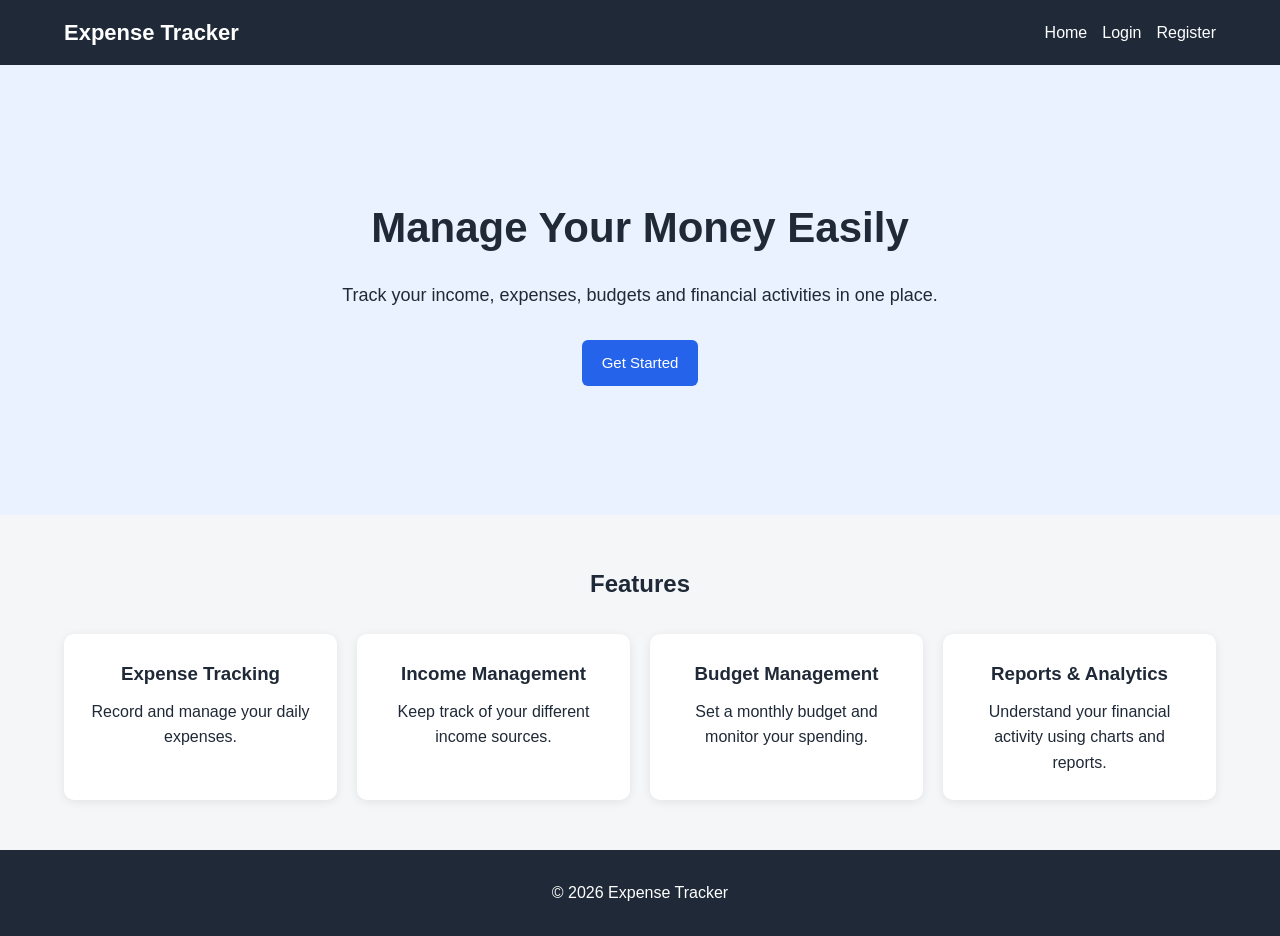
<file: index.html>
<!DOCTYPE html>
<html lang="en">

<head>

    <meta charset="UTF-8">

    <meta name="viewport"
          content="width=device-width, initial-scale=1.0">

    <title>Expense Tracker</title>

    <link rel="stylesheet"
          href="css/style.css">

</head>

<body>

    <nav class="navbar">

        <div class="logo">
            Expense Tracker
        </div>

        <div class="nav-links">

            <a href="index.html">
                Home
            </a>

            <a href="login.html">
                Login
            </a>

            <a href="register.html">
                Register
            </a>

        </div>

    </nav>

    <section class="hero">

        <div class="hero-content">

            <h1>
                Manage Your Money Easily
            </h1>

            <p>
                Track your income, expenses, budgets
                and financial activities in one place.
            </p>

            <a href="register.html"
               class="btn">

                Get Started

            </a>

        </div>

    </section>

    <section class="features">

        <h2>
            Features
        </h2>


        <div class="feature-container">

            <div class="feature-card">

                <h3>
                    Expense Tracking
                </h3>

                <p>
                    Record and manage your daily expenses.
                </p>

            </div>


            <div class="feature-card">

                <h3>
                    Income Management
                </h3>

                <p>
                    Keep track of your different income sources.
                </p>

            </div>


            <div class="feature-card">

                <h3>
                    Budget Management
                </h3>

                <p>
                    Set a monthly budget and monitor your spending.
                </p>

            </div>


            <div class="feature-card">

                <h3>
                    Reports & Analytics
                </h3>

                <p>
                    Understand your financial activity
                    using charts and reports.
                </p>

            </div>

        </div>

    </section>


    <footer>

        <p>
            © 2026 Expense Tracker
        </p>

    </footer>

</body>

</html>
</file>
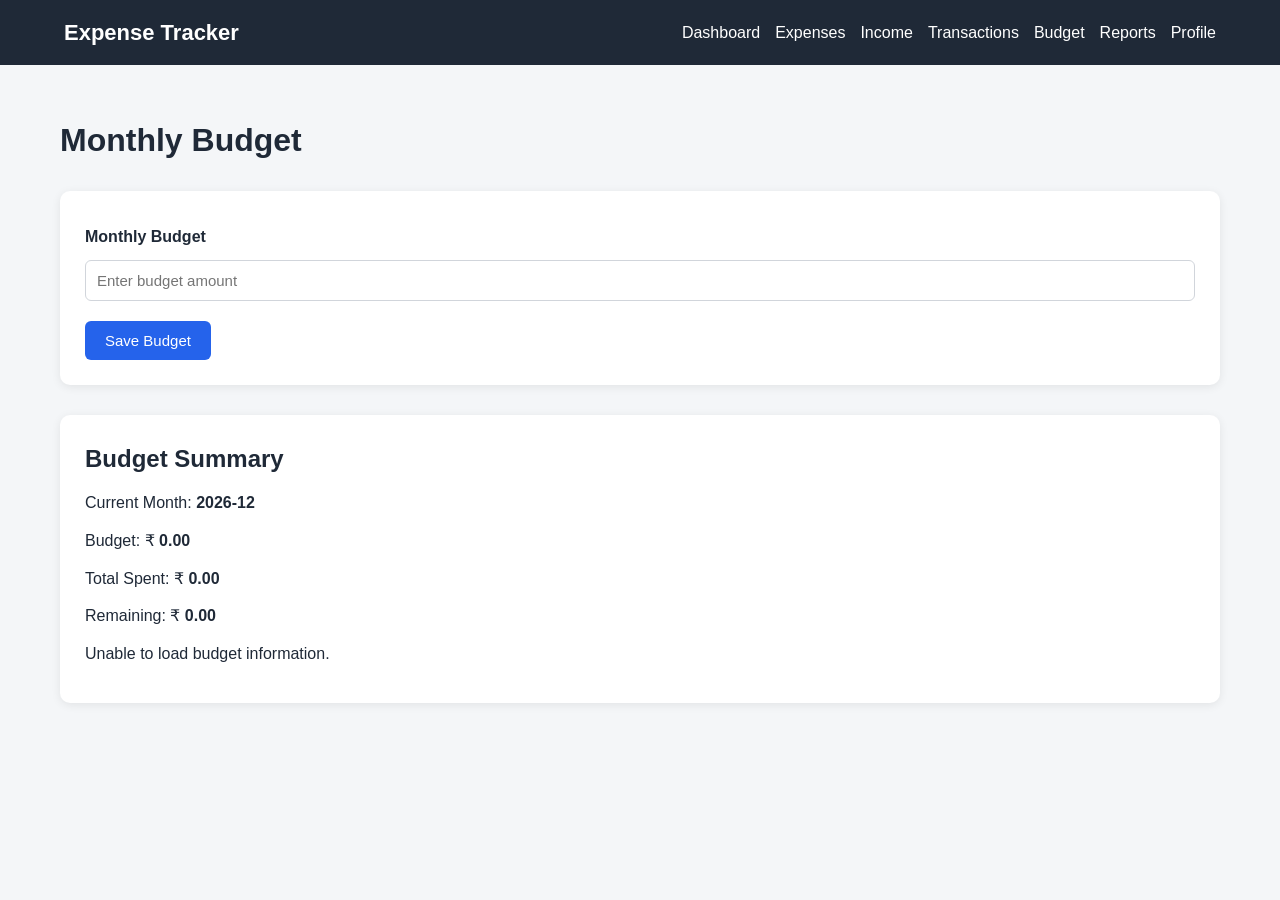
<file: budget.html>
<!DOCTYPE html>
<html lang="en">

<head>

    <meta charset="UTF-8">

    <meta name="viewport"
          content="width=device-width, initial-scale=1.0">

    <title>Budget - Expense Tracker</title>

    <link rel="stylesheet"
          href="css/style.css">

</head>

<body>

    <nav class="navbar">

        <div class="logo">
            Expense Tracker
        </div>

        <div class="nav-links">

            <a href="dashboard.html">
                Dashboard
            </a>

            <a href="expenses.html">
                Expenses
            </a>

            <a href="income.html">
                Income
            </a>

            <a href="transactions.html">
                Transactions
            </a>

            <a href="budget.html">
                Budget
            </a>

            <a href="reports.html">
                Reports
            </a>

            <a href="profile.html">
                Profile
            </a>

        </div>

    </nav>


    <main class="page-container">

        <h1>
            Monthly Budget
        </h1>


        <section class="form-card">

            <form id="budgetForm">

                <label for="budgetAmount">
                    Monthly Budget
                </label>

                <input
                    type="number"
                    id="budgetAmount"
                    min="0.01"
                    step="0.01"
                    placeholder="Enter budget amount"
                    required
                >


                <button type="submit"
                        class="btn">

                    Save Budget

                </button>

            </form>

        </section>


        <section class="budget-summary">

            <h2>
                Budget Summary
            </h2>


            <p>
                Current Month:
                <strong id="currentMonth">
                    -
                </strong>
            </p>


            <p>
                Budget:
                ₹<strong id="currentBudget">
                    0.00
                </strong>
            </p>


            <p>
                Total Spent:
                ₹<strong id="budgetSpent">
                    0.00
                </strong>
            </p>


            <p>
                Remaining:
                ₹<strong id="budgetRemaining">
                    0.00
                </strong>
            </p>


            <p id="budgetStatus">
                No budget has been set.
            </p>

        </section>

    </main>


    <script src="js/budget.js"></script>

</body>

</html>
</file>
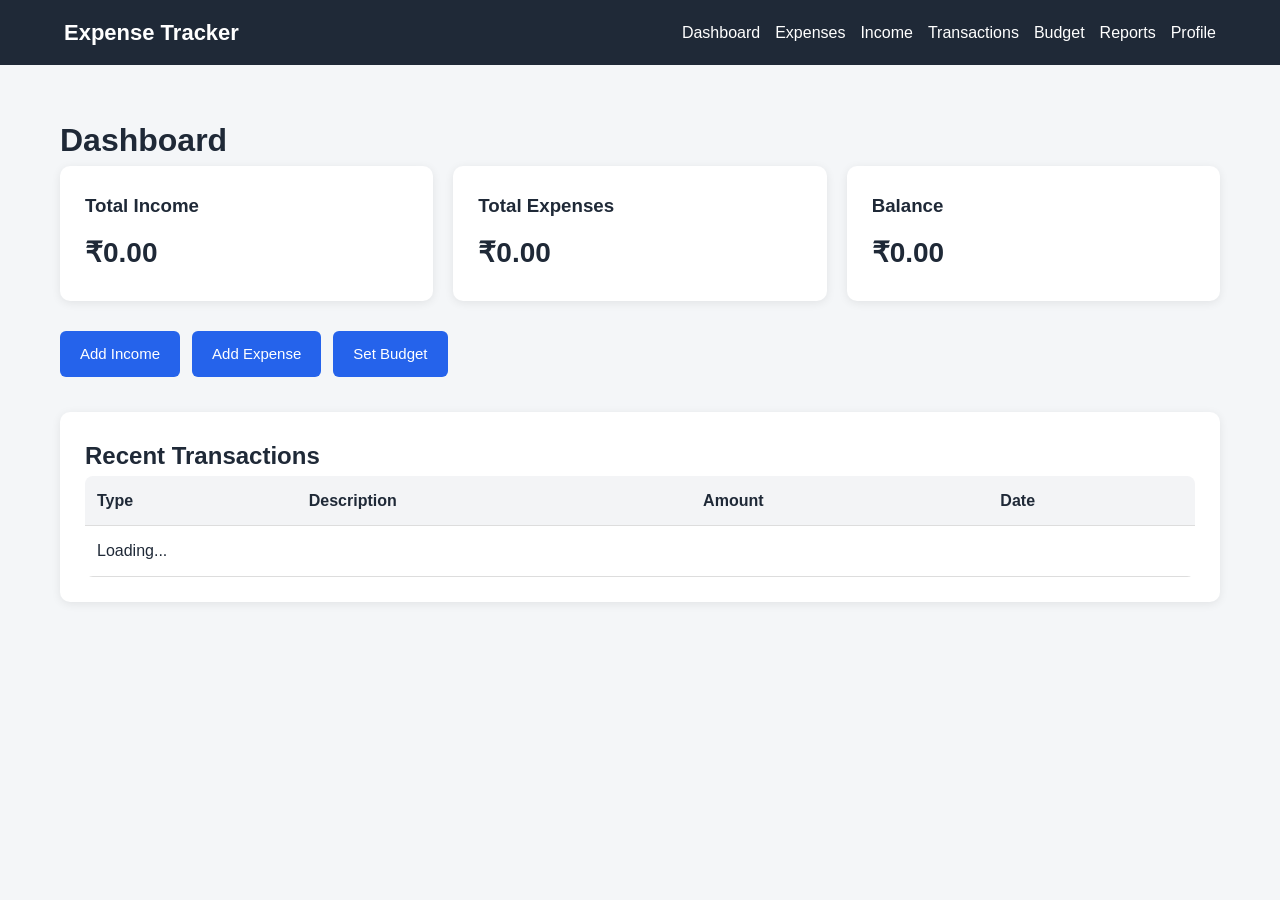
<file: dashboard.html>
<!DOCTYPE html>
<html lang="en">

<head>

    <meta charset="UTF-8">

    <meta name="viewport"
          content="width=device-width, initial-scale=1.0">

    <title>Dashboard - Expense Tracker</title>

    <link rel="stylesheet"
          href="css/style.css">

    <link rel="stylesheet"
          href="css/dashboard.css">

</head>

<body>

    <nav class="navbar">

        <div class="logo">
            Expense Tracker
        </div>

        <div class="nav-links">

            <a href="dashboard.html">
                Dashboard
            </a>

            <a href="expenses.html">
                Expenses
            </a>

            <a href="income.html">
                Income
            </a>

            <a href="transactions.html">
                Transactions
            </a>

            <a href="budget.html">
                Budget
            </a>

            <a href="reports.html">
                Reports
            </a>

            <a href="profile.html">
                Profile
            </a>

        </div>

    </nav>


    <main class="dashboard-container">

        <h1>
            Dashboard
        </h1>

        <div class="summary-cards">


            <div class="summary-card">

                <h3>
                    Total Income
                </h3>

                <p id="totalIncome">
                    ₹0.00
                </p>

            </div>


            <div class="summary-card">

                <h3>
                    Total Expenses
                </h3>

                <p id="totalExpenses">
                    ₹0.00
                </p>

            </div>


            <div class="summary-card">

                <h3>
                    Balance
                </h3>

                <p id="balance">
                    ₹0.00
                </p>

            </div>


        </div>

        <div class="quick-actions">

            <a href="income.html"
               class="btn">

                Add Income

            </a>

            <a href="expenses.html"
               class="btn">

                Add Expense

            </a>

            <a href="budget.html"
               class="btn">

                Set Budget

            </a>

        </div>

        <section class="recent-section">

            <h2>
                Recent Transactions
            </h2>

            <div class="table-container">

                <table>

                    <thead>

                        <tr>

                            <th>
                                Type
                            </th>

                            <th>
                                Description
                            </th>

                            <th>
                                Amount
                            </th>

                            <th>
                                Date
                            </th>

                        </tr>

                    </thead>


                    <tbody id="recentTransactions">

                        <tr>

                            <td colspan="4">
                                Loading...
                            </td>

                        </tr>

                    </tbody>

                </table>

            </div>

        </section>

    </main>


    <script src="js/dashboard.js"></script>

</body>

</html>
</file>
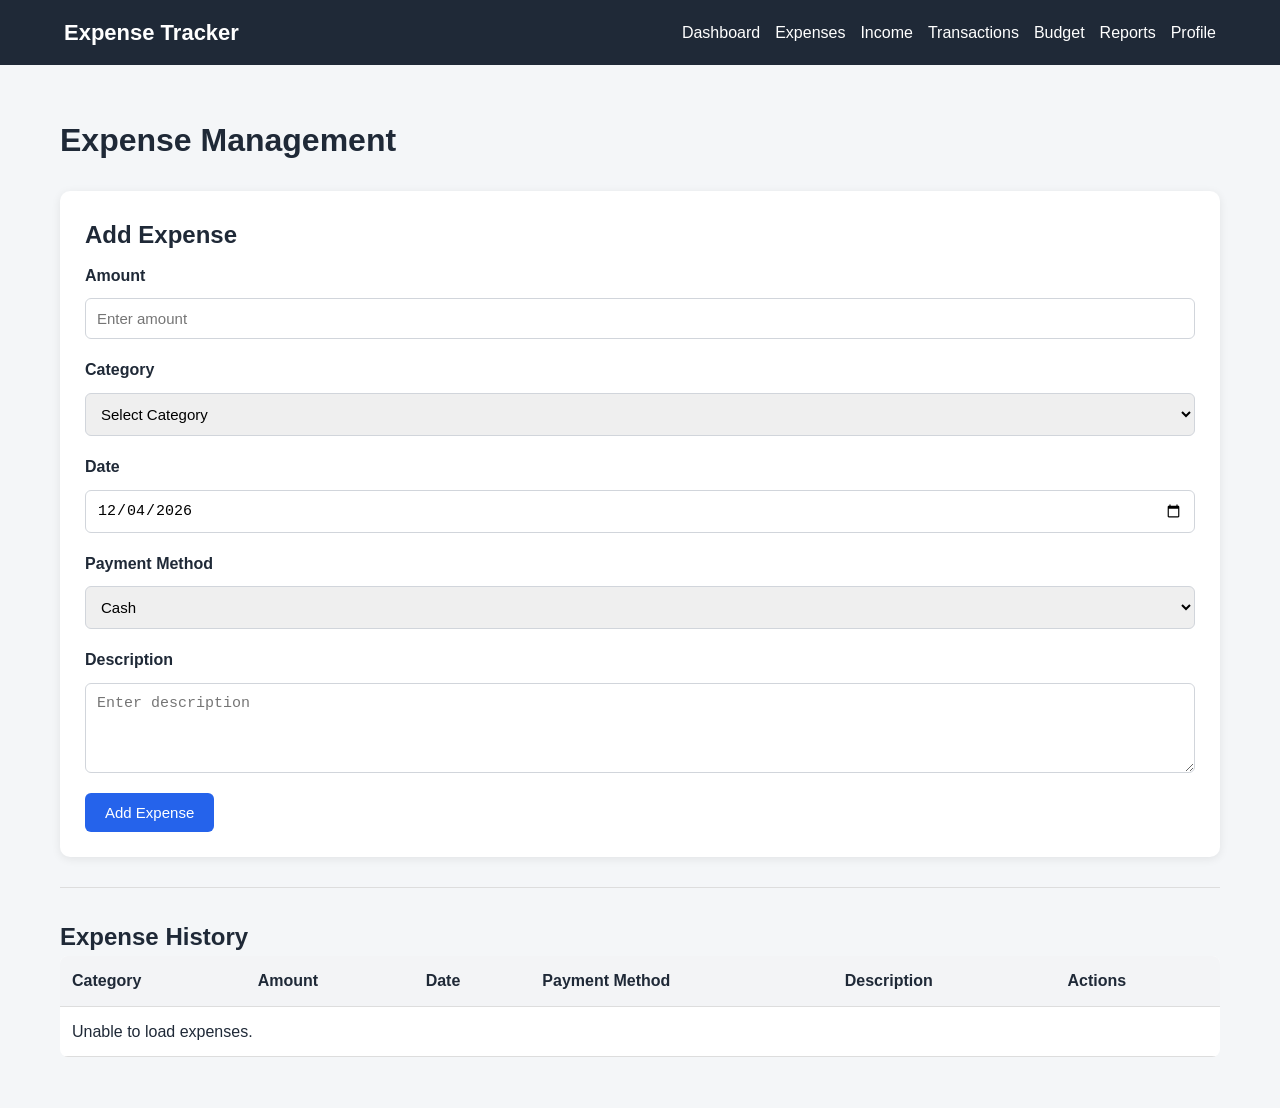
<file: expenses.html>
<!DOCTYPE html>
<html lang="en">

<head>

    <meta charset="UTF-8">

    <meta name="viewport"
          content="width=device-width, initial-scale=1.0">

    <title>Expenses - Expense Tracker</title>

    <link rel="stylesheet"
          href="css/style.css">

</head>

<body>

    <nav class="navbar">

        <div class="logo">
            Expense Tracker
        </div>

        <div class="nav-links">

            <a href="dashboard.html">
                Dashboard
            </a>

            <a href="expenses.html">
                Expenses
            </a>

            <a href="income.html">
                Income
            </a>

            <a href="transactions.html">
                Transactions
            </a>

            <a href="budget.html">
                Budget
            </a>

            <a href="reports.html">
                Reports
            </a>

            <a href="profile.html">
                Profile
            </a>

        </div>

    </nav>


    <main class="page-container">

        <h1>
            Expense Management
        </h1>


        <section class="form-card">

            <h2>
                Add Expense
            </h2>


            <form id="expenseForm">

                <label for="expenseAmount">
                    Amount
                </label>

                <input
                    type="number"
                    id="expenseAmount"
                    min="0.01"
                    step="0.01"
                    placeholder="Enter amount"
                    required
                >


                <label for="expenseCategory">
                    Category
                </label>

                <select id="expenseCategory"
                        required>

                    <option value="">
                        Select Category
                    </option>

                    <option value="Food">
                        Food
                    </option>

                    <option value="Travel">
                        Travel
                    </option>

                    <option value="Shopping">
                        Shopping
                    </option>

                    <option value="Education">
                        Education
                    </option>

                    <option value="Bills">
                        Bills
                    </option>

                    <option value="Entertainment">
                        Entertainment
                    </option>

                    <option value="Medical">
                        Medical
                    </option>

                    <option value="Other">
                        Other
                    </option>

                </select>


                <label for="expenseDate">
                    Date
                </label>

                <input
                    type="date"
                    id="expenseDate"
                    required
                >


                <label for="paymentMethod">
                    Payment Method
                </label>

                <select id="paymentMethod">

                    <option value="Cash">
                        Cash
                    </option>

                    <option value="UPI">
                        UPI
                    </option>

                    <option value="Debit Card">
                        Debit Card
                    </option>

                    <option value="Credit Card">
                        Credit Card
                    </option>

                    <option value="Bank Transfer">
                        Bank Transfer
                    </option>

                </select>


                <label for="expenseDescription">
                    Description
                </label>

                <textarea
                    id="expenseDescription"
                    placeholder="Enter description"
                ></textarea>


                <button type="submit"
                        class="btn">

                    Add Expense

                </button>

            </form>

        </section>


        <hr>


        <h2>
            Expense History
        </h2>


        <div class="table-container">

            <table>

                <thead>

                    <tr>

                        <th>
                            Category
                        </th>

                        <th>
                            Amount
                        </th>

                        <th>
                            Date
                        </th>

                        <th>
                            Payment Method
                        </th>

                        <th>
                            Description
                        </th>

                        <th>
                            Actions
                        </th>

                    </tr>

                </thead>


                <tbody id="expenseTable">

                    <tr>

                        <td colspan="6">
                            Loading...
                        </td>

                    </tr>

                </tbody>

            </table>

        </div>

    </main>


    <script src="js/expenses.js"></script>

</body>

</html>
</file>
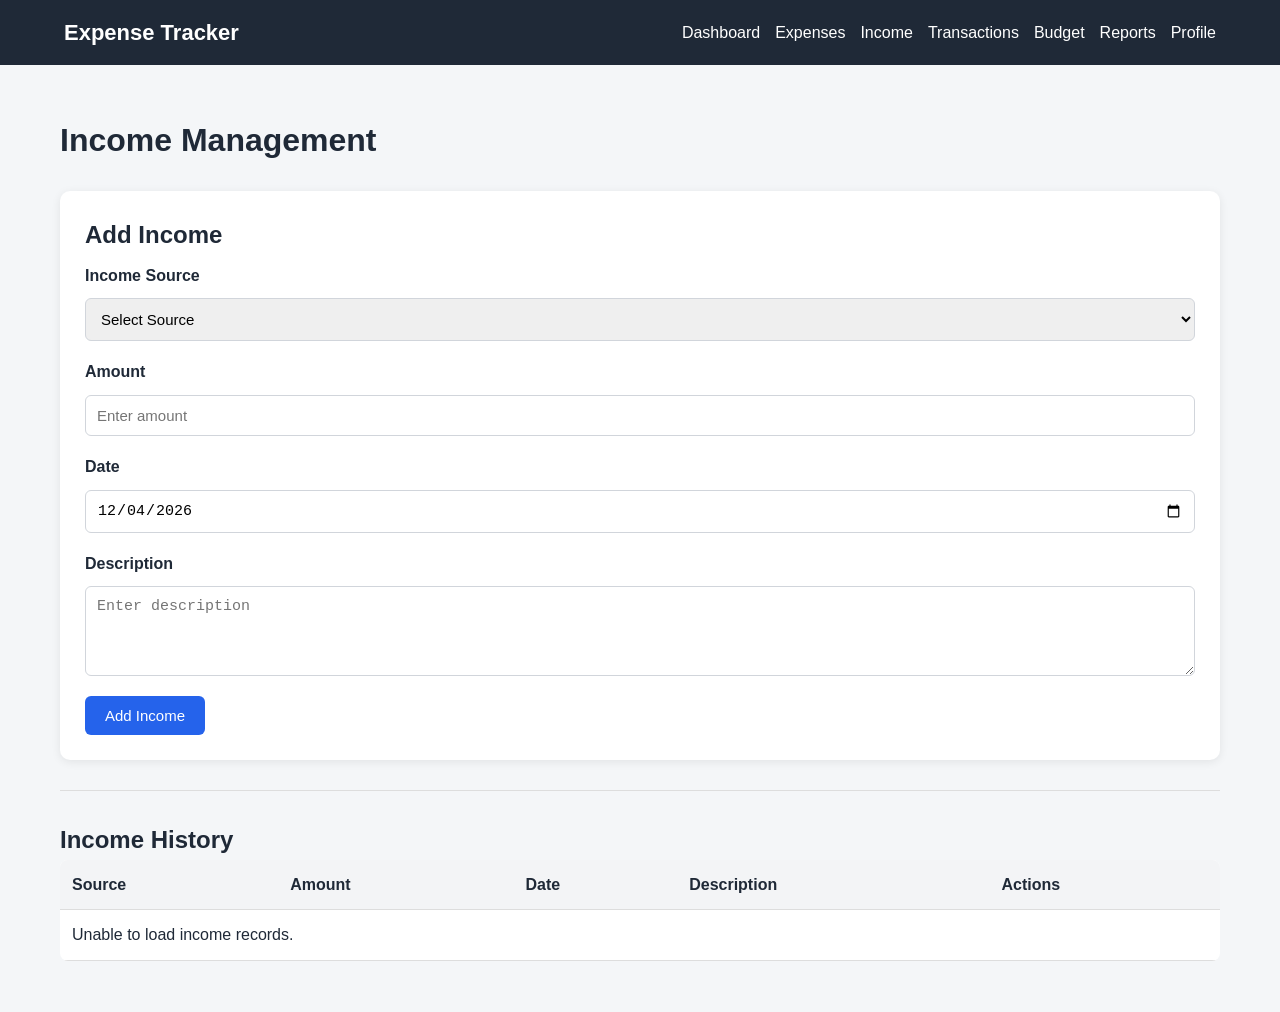
<file: income.html>
<!DOCTYPE html>
<html lang="en">

<head>

    <meta charset="UTF-8">

    <meta name="viewport"
          content="width=device-width, initial-scale=1.0">

    <title>Income - Expense Tracker</title>

    <link rel="stylesheet"
          href="css/style.css">

</head>

<body>

    <nav class="navbar">

        <div class="logo">
            Expense Tracker
        </div>

        <div class="nav-links">

            <a href="dashboard.html">
                Dashboard
            </a>

            <a href="expenses.html">
                Expenses
            </a>

            <a href="income.html">
                Income
            </a>

            <a href="transactions.html">
                Transactions
            </a>

            <a href="budget.html">
                Budget
            </a>

            <a href="reports.html">
                Reports
            </a>

            <a href="profile.html">
                Profile
            </a>

        </div>

    </nav>


    <main class="page-container">

        <h1>
            Income Management
        </h1>


        <section class="form-card">

            <h2>
                Add Income
            </h2>


            <form id="incomeForm">

                <label for="incomeSource">
                    Income Source
                </label>

                <select id="incomeSource"
                        required>

                    <option value="">
                        Select Source
                    </option>

                    <option value="Salary">
                        Salary
                    </option>

                    <option value="Freelancing">
                        Freelancing
                    </option>

                    <option value="Business">
                        Business
                    </option>

                    <option value="Scholarship">
                        Scholarship
                    </option>

                    <option value="Other">
                        Other
                    </option>

                </select>


                <label for="incomeAmount">
                    Amount
                </label>

                <input
                    type="number"
                    id="incomeAmount"
                    min="0.01"
                    step="0.01"
                    placeholder="Enter amount"
                    required
                >


                <label for="incomeDate">
                    Date
                </label>

                <input
                    type="date"
                    id="incomeDate"
                    required
                >


                <label for="incomeDescription">
                    Description
                </label>

                <textarea
                    id="incomeDescription"
                    placeholder="Enter description"
                ></textarea>


                <button type="submit"
                        class="btn">

                    Add Income

                </button>

            </form>

        </section>


        <hr>


        <h2>
            Income History
        </h2>


        <div class="table-container">

            <table>

                <thead>

                    <tr>

                        <th>
                            Source
                        </th>

                        <th>
                            Amount
                        </th>

                        <th>
                            Date
                        </th>

                        <th>
                            Description
                        </th>

                        <th>
                            Actions
                        </th>

                    </tr>

                </thead>


                <tbody id="incomeTable">

                    <tr>

                        <td colspan="5">
                            Loading...
                        </td>

                    </tr>

                </tbody>

            </table>

        </div>

    </main>


    <script src="js/income.js"></script>

</body>

</html>
</file>
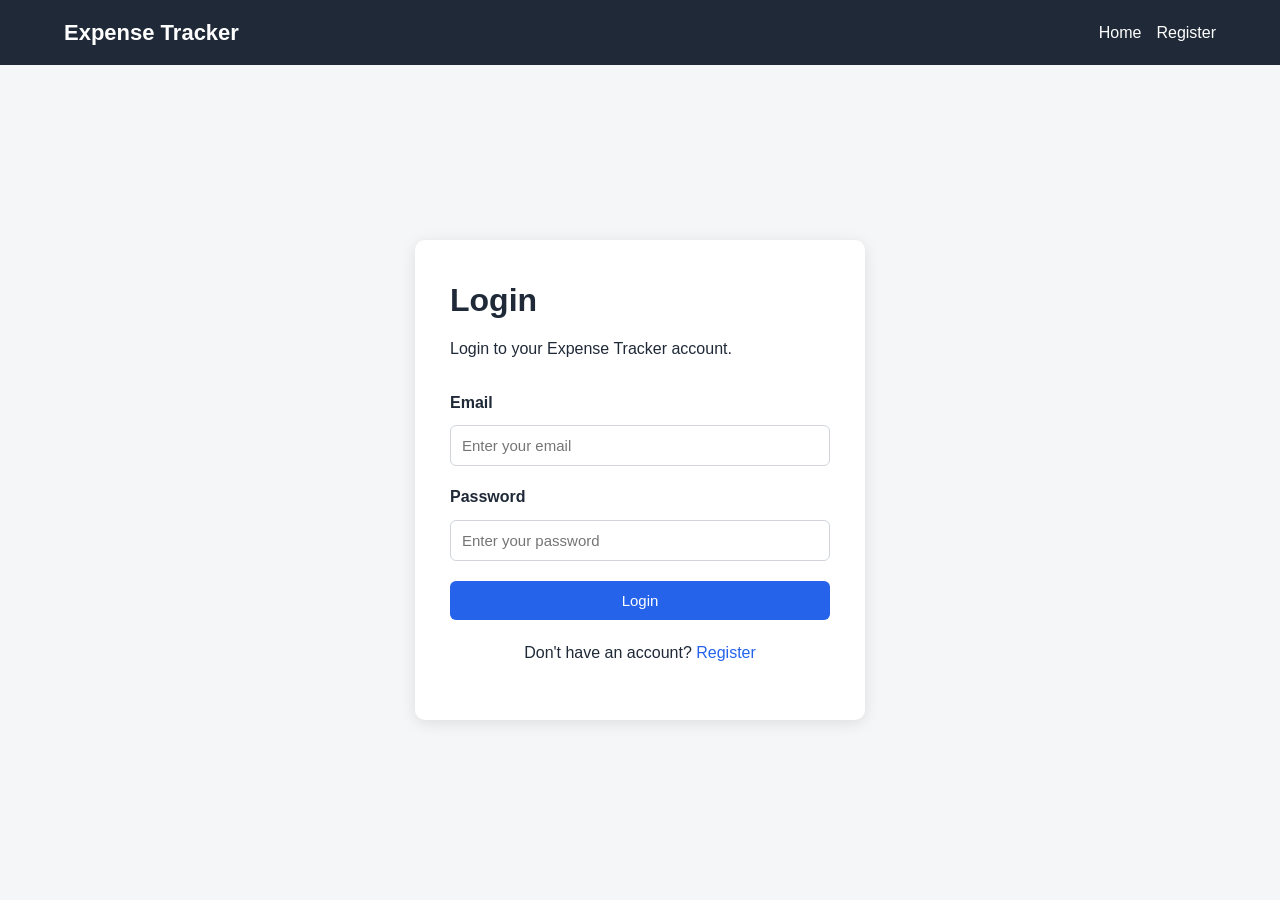
<file: login.html>
<!DOCTYPE html>
<html lang="en">

<head>

    <meta charset="UTF-8">

    <meta name="viewport"
          content="width=device-width, initial-scale=1.0">

    <title>Login - Expense Tracker</title>

    <link rel="stylesheet"
          href="css/style.css">

    <link rel="stylesheet"
          href="css/login.css">

</head>

<body>

    <nav class="navbar">

        <div class="logo">
            Expense Tracker
        </div>

        <div class="nav-links">

            <a href="index.html">
                Home
            </a>

            <a href="register.html">
                Register
            </a>

        </div>

    </nav>


    <main class="auth-container">

        <div class="auth-card">

            <h1>
                Login
            </h1>

            <p>
                Login to your Expense Tracker account.
            </p>


            <form id="loginForm">

                <label for="loginEmail">
                    Email
                </label>

                <input
                    type="email"
                    id="loginEmail"
                    placeholder="Enter your email"
                    required
                >


                <label for="loginPassword">
                    Password
                </label>

                <input
                    type="password"
                    id="loginPassword"
                    placeholder="Enter your password"
                    required
                >


                <button type="submit"
                        class="btn">

                    Login

                </button>

            </form>


            <p class="auth-link">

                Don't have an account?

                <a href="register.html">
                    Register
                </a>

            </p>

        </div>

    </main>


    <script src="js/login.js"></script>

</body>

</html>
</file>
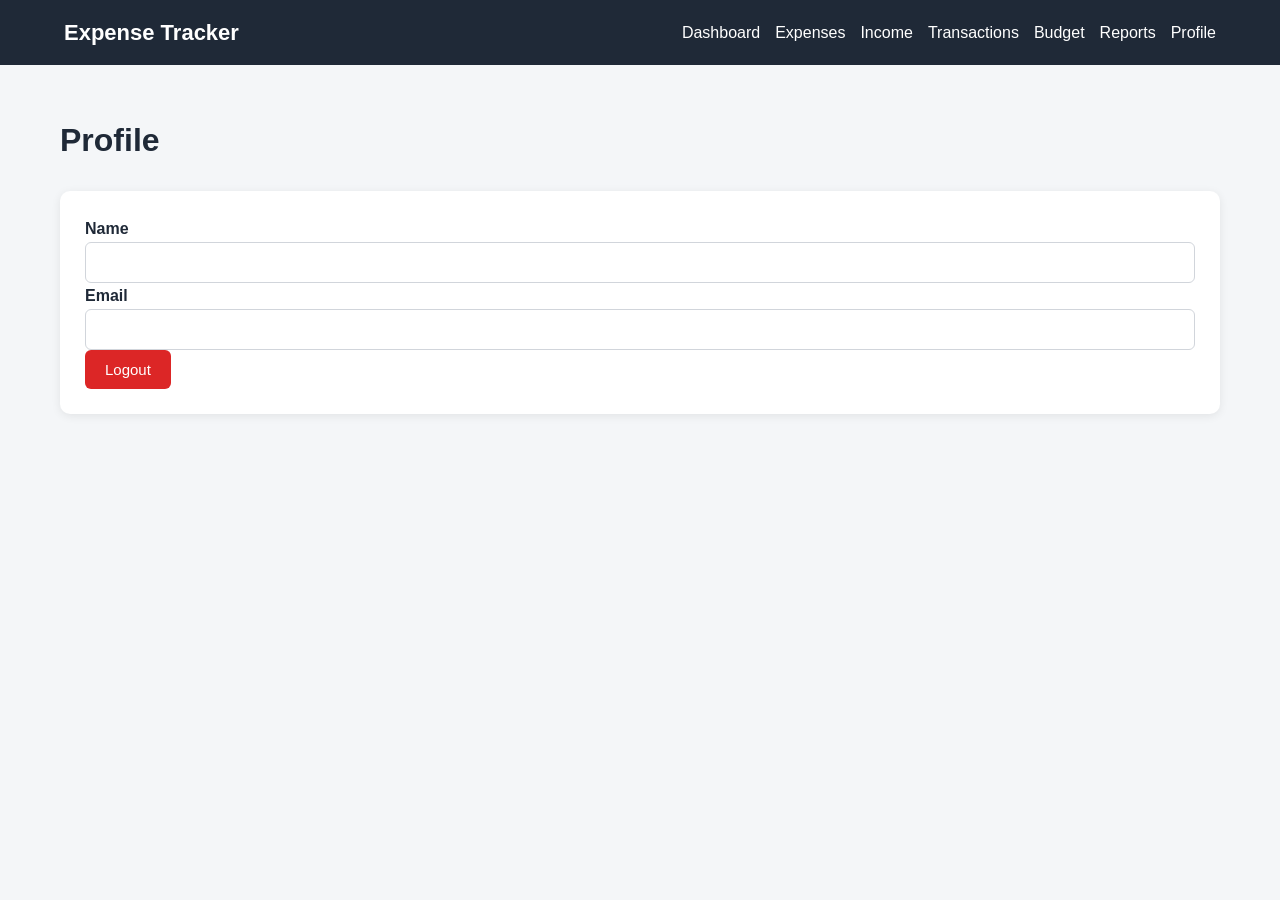
<file: profile.html>
<!DOCTYPE html>
<html lang="en">

<head>

    <meta charset="UTF-8">

    <meta name="viewport"
          content="width=device-width, initial-scale=1.0">

    <title>Profile - Expense Tracker</title>

    <link rel="stylesheet"
          href="css/style.css">

</head>

<body>

    <nav class="navbar">

        <div class="logo">
            Expense Tracker
        </div>

        <div class="nav-links">

            <a href="dashboard.html">
                Dashboard
            </a>

            <a href="expenses.html">
                Expenses
            </a>

            <a href="income.html">
                Income
            </a>

            <a href="transactions.html">
                Transactions
            </a>

            <a href="budget.html">
                Budget
            </a>

            <a href="reports.html">
                Reports
            </a>

            <a href="profile.html">
                Profile
            </a>

        </div>

    </nav>


    <main class="page-container">

        <h1>
            Profile
        </h1>


        <section class="form-card">

            <label>
                Name
            </label>

            <input
                type="text"
                id="profileName"
                readonly
            >


            <label>
                Email
            </label>

            <input
                type="email"
                id="profileEmail"
                readonly
            >


            <button
                type="button"
                class="btn danger"
                id="logoutButton">

                Logout

            </button>

        </section>

    </main>


    <script src="js/profile.js"></script>

</body>

</html>
</file>
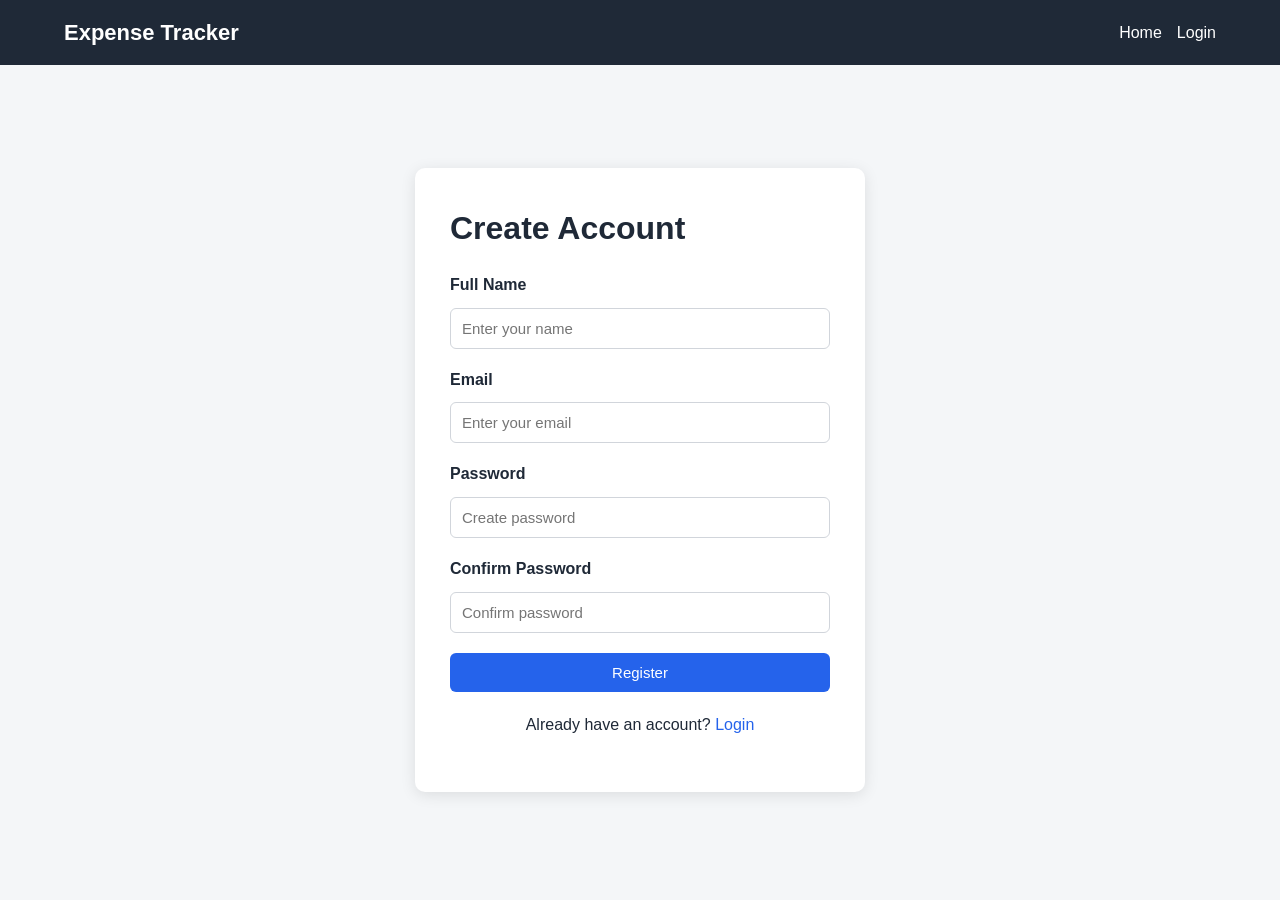
<file: register.html>
<!DOCTYPE html>
<html lang="en">

<head>

    <meta charset="UTF-8">

    <meta name="viewport"
          content="width=device-width, initial-scale=1.0">

    <title>Register - Expense Tracker</title>

    <link rel="stylesheet"
          href="css/style.css">

    <link rel="stylesheet"
          href="css/login.css">

</head>

<body>

    <nav class="navbar">

        <div class="logo">
            Expense Tracker
        </div>

        <div class="nav-links">

            <a href="index.html">
                Home
            </a>

            <a href="login.html">
                Login
            </a>

        </div>

    </nav>


    <main class="auth-container">

        <div class="auth-card">

            <h1>
                Create Account
            </h1>


            <form id="registerForm">

                <label for="registerName">
                    Full Name
                </label>

                <input
                    type="text"
                    id="registerName"
                    placeholder="Enter your name"
                    required
                >


                <label for="registerEmail">
                    Email
                </label>

                <input
                    type="email"
                    id="registerEmail"
                    placeholder="Enter your email"
                    required
                >


                <label for="registerPassword">
                    Password
                </label>

                <input
                    type="password"
                    id="registerPassword"
                    placeholder="Create password"
                    minlength="6"
                    required
                >


                <label for="confirmPassword">
                    Confirm Password
                </label>

                <input
                    type="password"
                    id="confirmPassword"
                    placeholder="Confirm password"
                    minlength="6"
                    required
                >


                <button type="submit"
                        class="btn">

                    Register

                </button>

            </form>


            <p class="auth-link">

                Already have an account?

                <a href="login.html">
                    Login
                </a>

            </p>

        </div>

    </main>


    <script src="js/register.js"></script>

</body>

</html>
</file>
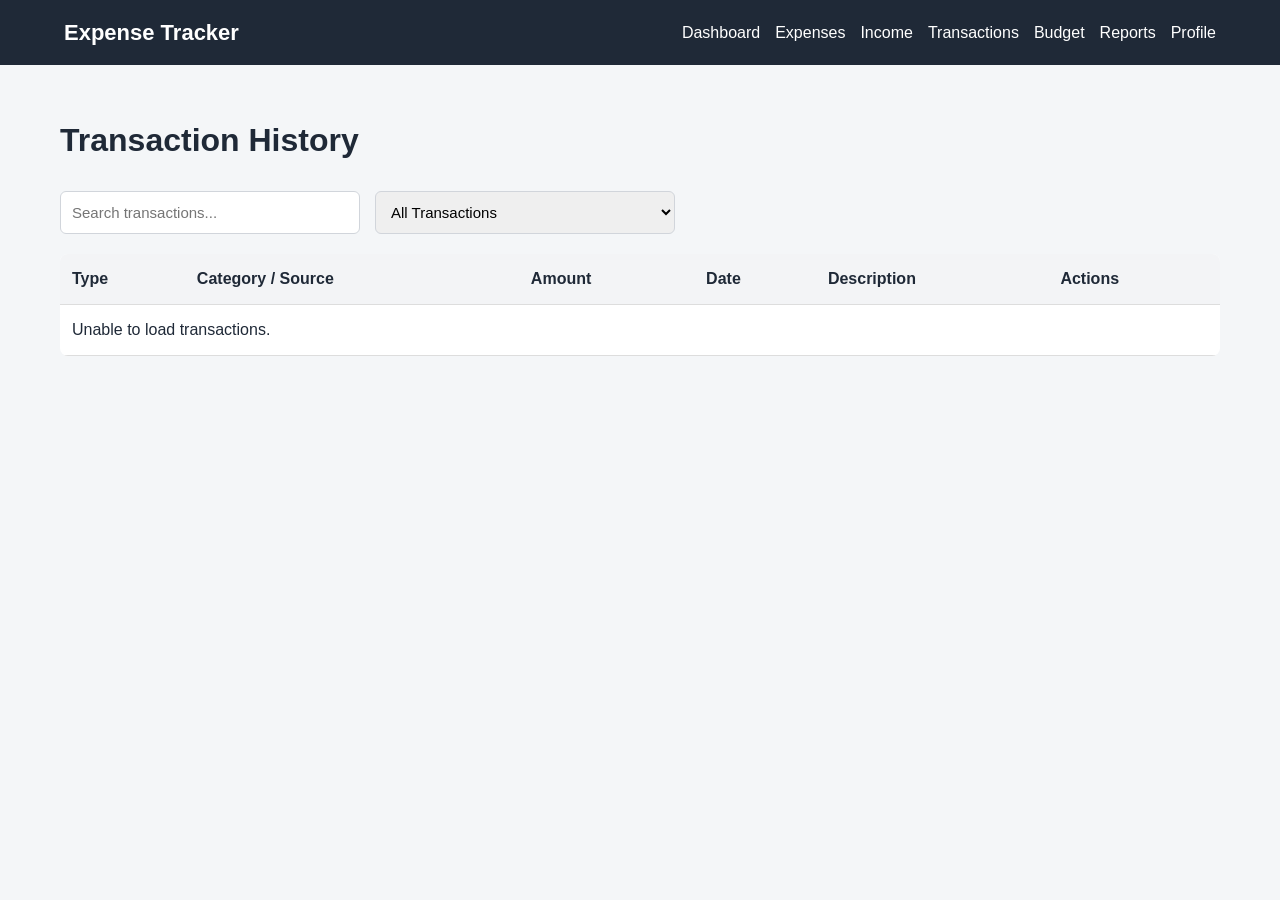
<file: transactions.html>
<!DOCTYPE html>
<html lang="en">

<head>

    <meta charset="UTF-8">

    <meta name="viewport"
          content="width=device-width, initial-scale=1.0">

    <title>Transactions - Expense Tracker</title>

    <link rel="stylesheet"
          href="css/style.css">

</head>

<body>

    <nav class="navbar">

        <div class="logo">
            Expense Tracker
        </div>

        <div class="nav-links">

            <a href="dashboard.html">
                Dashboard
            </a>

            <a href="expenses.html">
                Expenses
            </a>

            <a href="income.html">
                Income
            </a>

            <a href="transactions.html">
                Transactions
            </a>

            <a href="budget.html">
                Budget
            </a>

            <a href="reports.html">
                Reports
            </a>

            <a href="profile.html">
                Profile
            </a>

        </div>

    </nav>


    <main class="page-container">

        <h1>
            Transaction History
        </h1>


        <div class="filter-container">

            <input
                type="text"
                id="searchTransaction"
                placeholder="Search transactions..."
            >


            <select id="transactionFilter">

                <option value="all">
                    All Transactions
                </option>

                <option value="income">
                    Income
                </option>

                <option value="expense">
                    Expense
                </option>

            </select>

        </div>


        <div class="table-container">

            <table>

                <thead>

                    <tr>

                        <th>
                            Type
                        </th>

                        <th>
                            Category / Source
                        </th>

                        <th>
                            Amount
                        </th>

                        <th>
                            Date
                        </th>

                        <th>
                            Description
                        </th>

                        <th>
                            Actions
                        </th>

                    </tr>

                </thead>


                <tbody id="transactionTable">

                    <tr>

                        <td colspan="6">
                            Loading...
                        </td>

                    </tr>

                </tbody>

            </table>

        </div>

    </main>


    <script src="js/transactions.js"></script>

</body>

</html>
</file>
<file: css/style.css>
* {
    box-sizing: border-box;
    margin: 0;
    padding: 0;
}


body {
    font-family: Arial, sans-serif;
    background: #f4f6f8;
    color: #1f2937;
    line-height: 1.6;
}


.navbar {
    background: #1f2937;
    color: white;
    padding: 15px 5%;
    display: flex;
    justify-content: space-between;
    align-items: center;
    flex-wrap: wrap;
    gap: 15px;
}


.logo {
    font-size: 22px;
    font-weight: bold;
}


.nav-links {
    display: flex;
    flex-wrap: wrap;
    gap: 15px;
}


.nav-links a {
    color: white;
    text-decoration: none;
}


.nav-links a:hover {
    text-decoration: underline;
}


.hero {
    min-height: 450px;
    display: flex;
    justify-content: center;
    align-items: center;
    text-align: center;
    padding: 40px 20px;
    background: #eaf2ff;
}


.hero-content {
    max-width: 700px;
}


.hero h1 {
    font-size: 42px;
    margin-bottom: 20px;
}


.hero p {
    font-size: 18px;
    margin-bottom: 30px;
}


.btn {
    display: inline-block;
    background: #2563eb;
    color: white;
    border: none;
    padding: 11px 20px;
    border-radius: 6px;
    cursor: pointer;
    text-decoration: none;
    font-size: 15px;
}


.btn:hover {
    background: #1d4ed8;
}


.danger {
    background: #dc2626;
}


.danger:hover {
    background: #b91c1c;
}


.features {
    padding: 50px 5%;
    text-align: center;
}


.features h2 {
    margin-bottom: 30px;
}


.feature-container {
    display: grid;
    grid-template-columns:
        repeat(auto-fit, minmax(220px, 1fr));
    gap: 20px;
}


.feature-card {
    background: white;
    padding: 25px;
    border-radius: 10px;
    box-shadow:
        0 2px 10px rgba(0, 0, 0, 0.08);
}


.feature-card h3 {
    margin-bottom: 10px;
}


.page-container {
    max-width: 1200px;
    margin: 30px auto;
    padding: 20px;
}


.page-container h1 {
    margin-bottom: 25px;
}


.form-card {
    background: white;
    padding: 25px;
    border-radius: 10px;
    margin-bottom: 30px;
    box-shadow:
        0 2px 10px rgba(0, 0, 0, 0.08);
}


form {
    display: flex;
    flex-direction: column;
    gap: 10px;
}


label {
    font-weight: bold;
    margin-top: 8px;
}


input,
select,
textarea {
    width: 100%;
    padding: 11px;
    border: 1px solid #d1d5db;
    border-radius: 6px;
    font-size: 15px;
}


textarea {
    min-height: 90px;
    resize: vertical;
}


form .btn {
    margin-top: 10px;
    align-self: flex-start;
}


hr {
    border: none;
    border-top: 1px solid #ddd;
    margin: 30px 0;
}


.table-container {
    overflow-x: auto;
    background: white;
    border-radius: 8px;
}


table {
    width: 100%;
    border-collapse: collapse;
}


th,
td {
    padding: 12px;
    border-bottom: 1px solid #ddd;
    text-align: left;
}


th {
    background: #f3f4f6;
}


td button {
    border: none;
    padding: 7px 12px;
    margin: 2px;
    border-radius: 4px;
    cursor: pointer;
    background: #2563eb;
    color: white;
}


td button:last-child {
    background: #dc2626;
}


.filter-container {
    display: flex;
    gap: 15px;
    margin-bottom: 20px;
}


.filter-container input,
.filter-container select {
    max-width: 300px;
}


.budget-summary {
    background: white;
    padding: 25px;
    border-radius: 10px;
    box-shadow:
        0 2px 10px rgba(0, 0, 0, 0.08);
}


.budget-summary p {
    margin: 12px 0;
}


.chart-card {
    background: white;
    padding: 25px;
    border-radius: 10px;
    margin-bottom: 30px;
    box-shadow:
        0 2px 10px rgba(0, 0, 0, 0.08);
}


.chart-container {
    max-width: 700px;
    margin: 20px auto;
}


footer {
    text-align: center;
    padding: 30px;
    background: #1f2937;
    color: white;
}


@media (max-width: 768px) {

    .navbar {
        flex-direction: column;
        align-items: flex-start;
    }


    .nav-links {
        gap: 10px;
    }


    .hero h1 {
        font-size: 32px;
    }


    .filter-container {
        flex-direction: column;
    }


    .filter-container input,
    .filter-container select {
        max-width: 100%;
    }

}
</file>
<file: css/dashboard.css>
.dashboard-container {
    max-width: 1200px;
    margin: 30px auto;
    padding: 20px;
}


.summary-cards {
    display: grid;
    grid-template-columns:
        repeat(auto-fit, minmax(220px, 1fr));
    gap: 20px;
    margin-bottom: 30px;
}


.summary-card {
    background: white;
    padding: 25px;
    border-radius: 10px;
    box-shadow:
        0 2px 10px rgba(0, 0, 0, 0.08);
}


.summary-card h3 {
    margin-bottom: 10px;
}


.summary-card p {
    font-size: 28px;
    font-weight: bold;
}


.quick-actions {
    display: flex;
    flex-wrap: wrap;
    gap: 12px;
    margin-bottom: 35px;
}


.recent-section {
    background: white;
    padding: 25px;
    border-radius: 10px;
    box-shadow:
        0 2px 10px rgba(0, 0, 0, 0.08);
}
</file>
<file: css/login.css>
.auth-container {
    min-height: calc(100vh - 70px);
    display: flex;
    justify-content: center;
    align-items: center;
    padding: 30px 20px;
}


.auth-card {
    width: 100%;
    max-width: 450px;
    background: white;
    padding: 35px;
    border-radius: 10px;
    box-shadow:
        0 3px 15px rgba(0, 0, 0, 0.1);
}


.auth-card h1 {
    margin-bottom: 10px;
}


.auth-card p {
    margin-bottom: 20px;
}


.auth-link {
    text-align: center;
    margin-top: 20px;
}


.auth-link a {
    color: #2563eb;
    text-decoration: none;
}


.auth-card .btn {
    width: 100%;
}
</file>
